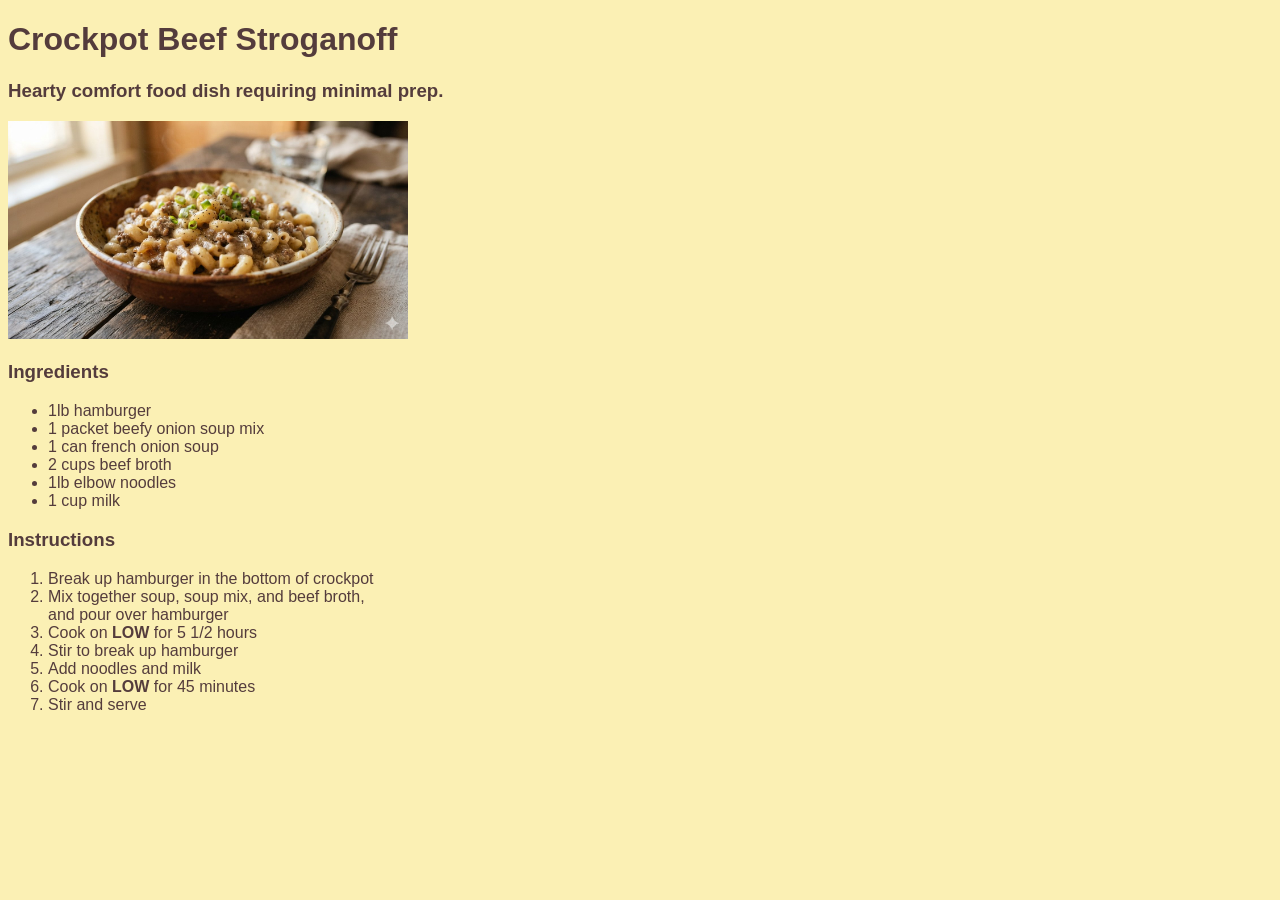
<file: Crockpot-Beef-Stroganoff/index.html>
<!DOCTYPE html>
<html lang="en">
<head>  
    <meta charset="UTF-8">
    <meta name="viewport" content="width=device-width, initial-scale=1.0">
    <title>Crockpot Beef Stroganoff</title>
    <link rel="stylesheet" href="styles.css">  
</head>
<body>
    <h1>Crockpot Beef Stroganoff</h1>
    <h3>Hearty comfort food dish requiring minimal prep.</h3>
    <img src="Stroganoff.jpg" alt="A plate of Crockpot Beef Stroganoff" width="400">
    <h3>Ingredients</h3>
    <ul>
        <li>1lb hamburger</li>
<li>1 packet beefy onion soup mix</li>
<li>1 can french onion soup</li>
<li>2 cups beef broth</li>
<li>1lb elbow noodles</li>
<li>1 cup milk</li>
</ul>
<h3>Instructions</h3>
<ol>
<li>Break up hamburger in the bottom of crockpot</li>
<li>Mix together soup, soup mix, and beef broth, <br>and pour over hamburger</li>
<li>Cook on <b>LOW</b> for 5 1/2 hours</li>
<li>Stir to break up hamburger</li>
<li>Add noodles and milk</li>
<li>Cook on <b>LOW</b> for 45 minutes</li>
<li>Stir and serve</li>
</ol>
</body>
</html>
</file>
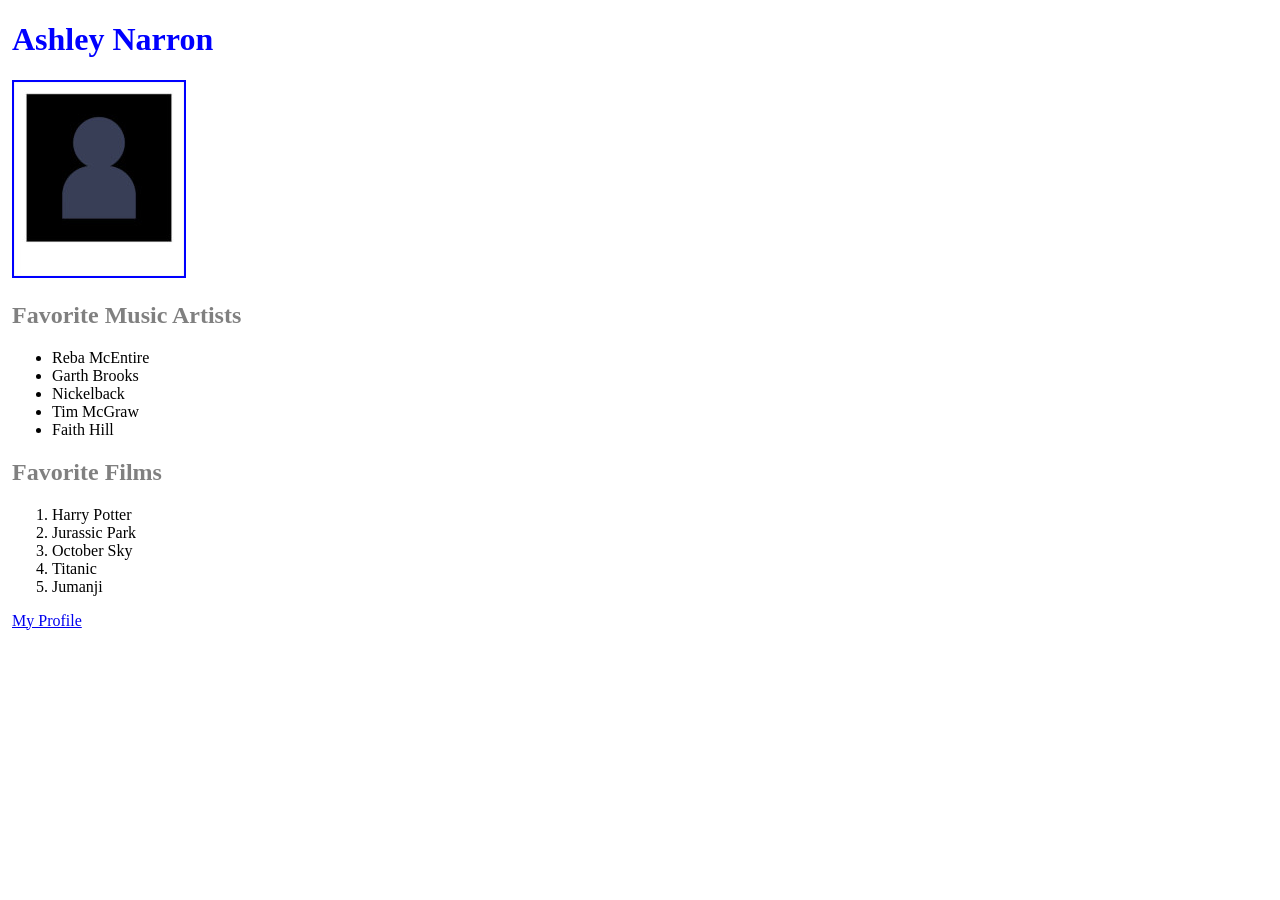
<file: Project-1/index.html>
<!DOCTYPE html>
<html>
    <head>
        <title>Ashley Narron</title>
        <link rel="stylesheet" href="styles.css">
    </head>
    <body>
<div>
    <h1>Ashley Narron</h1>
</div>
<div>
    <img src="photo.jpg" id="photo" alt="My Photo">
</div>
<div>
    <h2>Favorite Music Artists</h2>
    <ul>
        <li>Reba McEntire</li>
        <li>Garth Brooks</li>
        <li>Nickelback</li>
        <li>Tim McGraw</li>
        <li>Faith Hill</li>
    </ul>
</div>
<div>
    <h2>Favorite Films</h2>
    <ol>
        <li>Harry Potter</li>
        <li>Jurassic Park</li>
        <li>October Sky</li>
        <li>Titanic</li>
        <li>Jumanji</li>
    </ol>
</div>
<div>
    <a href="https://www.meta.com" target="_blank">My Profile</a>
</div>
    </body>
</html>
</file>
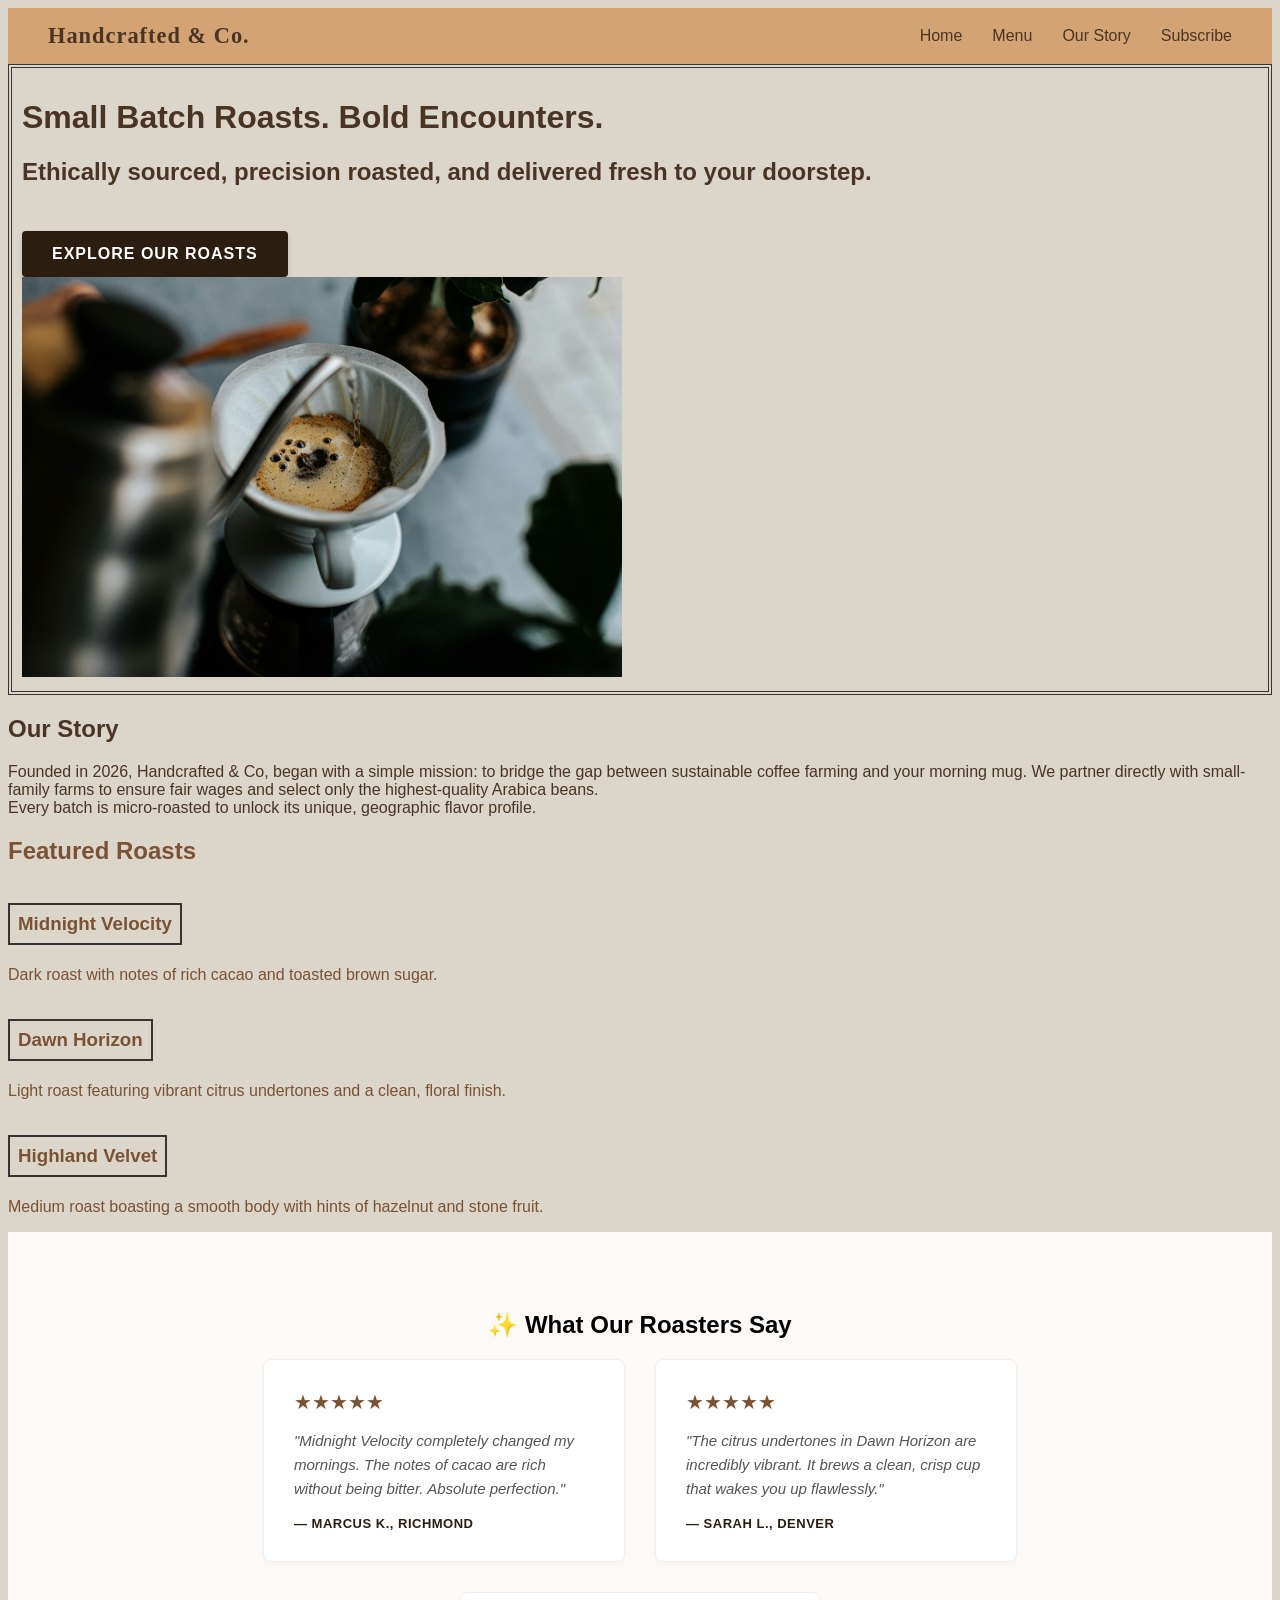
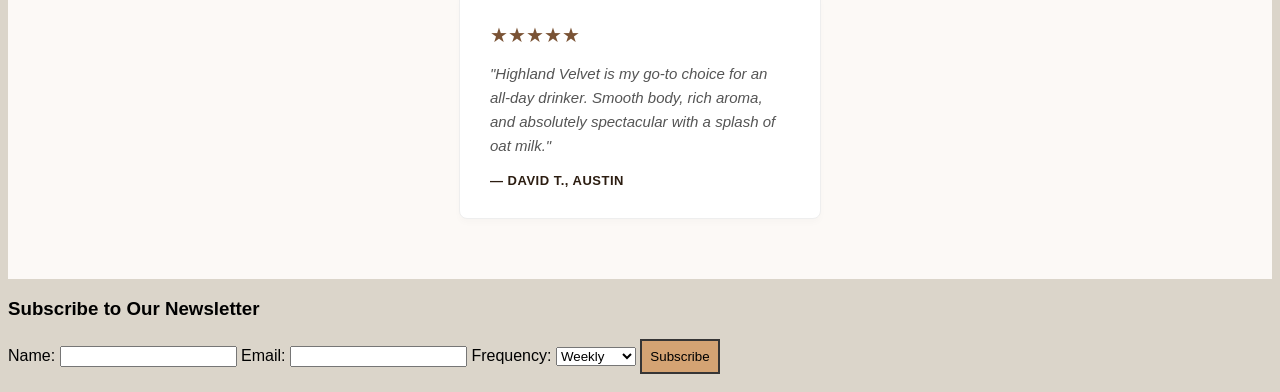
<file: Project-3/index.html>
<!DOCTYPE html>
<html lang="en">
<head>
    <meta charset="UTF-8">
    <meta name="viewport" content="width=device-width, initial-scale=1.0">
    <title>Handcrafted & Co. Coffee Roasters</title>
    <link rel="stylesheet" href="style.css">
</head>
<body>
  <nav class="navbar">
    <div class="nav-brand">Handcrafted & Co.</div>
    <ul class="nav-links">
        <li><a href="#home">Home</a></li>
        <li><a href="#featured-roasts">Menu</a></li>
        <li><a href="#story">Our Story</a></li>
        <li><a href="#subscribe">Subscribe</a></li>
    </ul>
</nav>
<main>
    <h1>Small Batch Roasts. Bold Encounters.</h1>
    <h2>Ethically sourced, precision roasted, and delivered fresh to your doorstep.</h2>
    <a href="#featured-roasts" class="cta-btn">Explore Our Roasts</a>
    <br><img src="photo.jpg" alt="A cup of coffee being poured" width="600">
</main>
<section id="one">
    <h2 id="story">Our Story</h2>
    <p>Founded in 2026, Handcrafted & Co, began with a simple mission: to bridge the gap between sustainable coffee farming and your morning mug. We partner directly with small-family farms to ensure fair wages and select only the highest-quality Arabica beans.
        <br>Every batch is micro-roasted to unlock its unique, geographic flavor profile.</p>
</section>
<section id="two">
  <div class="container">
    <div class="row">
      <div class="col-12 col-lg-6">
        <h2 id="featured-roasts">Featured Roasts</h2>
        <h3>Midnight Velocity</h3>
        <p>Dark roast with notes of rich cacao and toasted brown sugar.</p>
        <h3>Dawn Horizon</h3>
        <p>Light roast featuring vibrant citrus undertones and a clean, floral finish.</p>
        <h3>Highland Velvet</h3>
        <p>Medium roast boasting a smooth body with hints of hazelnut and stone fruit.</p>
      </div>
    </div>
  </div>  
</section>
<section class="testimonials-section">
  <h2 class="section-title">✨ What Our Roasters Say</h2>
  <div class="testimonials-grid">
    <div class="testimonial-card">
      <p class="rating-stars">★★★★★</p>
      <p class="testimonial-text">
        "Midnight Velocity completely changed my mornings. The notes of cacao are rich without being bitter. Absolute perfection."
      </p>
      <h4 class="customer-name">— Marcus K., Richmond</h4>
    </div>
    <div class="testimonial-card">
      <p class="rating-stars">★★★★★</p>
      <p class="testimonial-text">
        "The citrus undertones in Dawn Horizon are incredibly vibrant. It brews a clean, crisp cup that wakes you up flawlessly."
      </p>
      <h4 class="customer-name">— Sarah L., Denver</h4>
    </div>
    <div class="testimonial-card">
      <p class="rating-stars">★★★★★</p>
      <p class="testimonial-text">
        "Highland Velvet is my go-to choice for an all-day drinker. Smooth body, rich aroma, and absolutely spectacular with a splash of oat milk."
      </p>
      <h4 class="customer-name">— David T., Austin</h4>
    </div>

  </div>
</section>

<section id="three">
  <h3 id="subscribe">Subscribe to Our Newsletter</h3>
<form action="https://api.web3forms.com/submit" method="POST">
  <input type="hidden" name="access_key" value="17242bce-6e44-42c4-bfd2-3a83e290c84c">
  <label for="name">Name:</label>
  <input type="text" id="name" name="Customer Name" required>
  <label for="email">Email:</label>
  <input type="email" id="email" name="Customer Email" required>
  <label for="frequency">Frequency:</label>
  <select id="frequency" name="Delivery Preference">
    <option value="Weekly">Weekly</option>
    <option value="Bi-weekly">Bi-weekly</option>
    <option value="Monthly">Monthly</option>
  </select>
  <button type="submit">Subscribe</button>

</form>

</section>
</body>
</html>
</file>
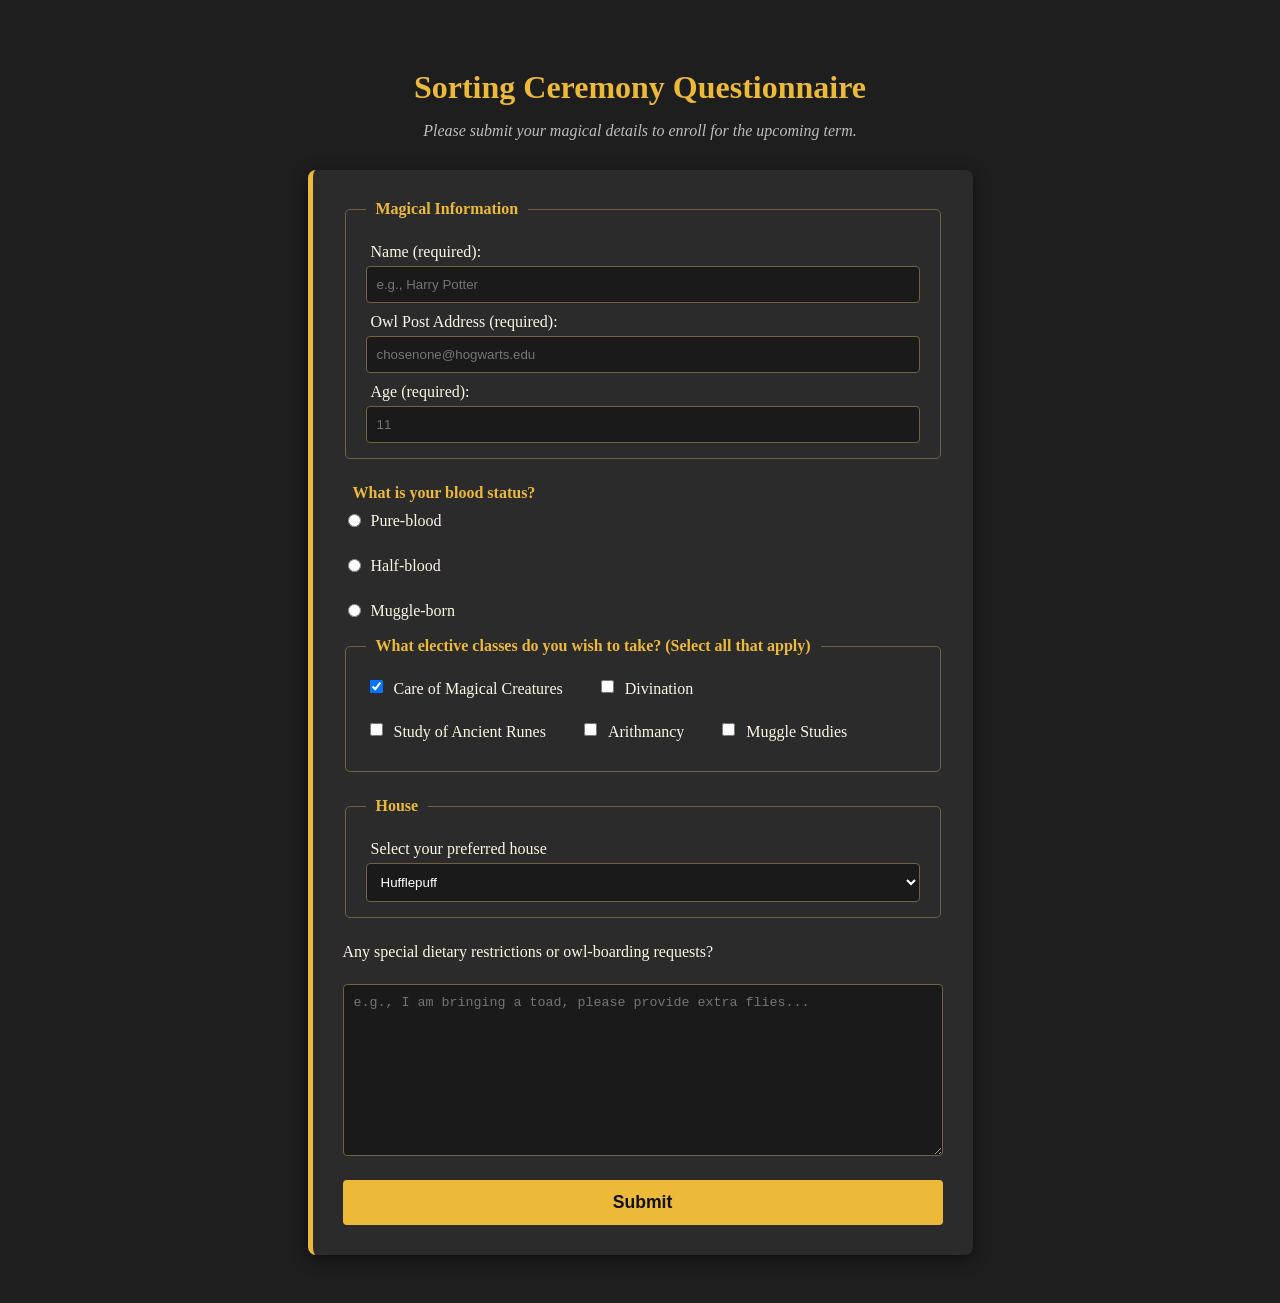
<file: Project-4/index.html>
<!DOCTYPE html>
<html lang="en">
  <head>
    <meta charset="UTF-8" />
    <title>Sorting Ceremony Questionnaire</title>
    <link rel="stylesheet" href="style.css" />
    <meta name="viewport" content="width=device-width, initial-scale=1.0" />
  </head>

  <body>
    <header>
      <h1 id="title">Sorting Ceremony Questionnaire</h1>
      <p id="description">
        Please submit your magical details to enroll for the upcoming term.
      </p>
    </header>
    <main>
      <form id="survey-form" action="https://api.web3forms.com/submit" method="POST">
  <input type="hidden" name="access_key" value="02f478b0-666a-4a09-bc2f-85407a30c4b7">
        <input type="hidden" name="redirect" value="https://narrondev.studio">
        <fieldset>
          <legend>Magical Information</legend>
          <label for="name" id="name-label">Name (required):</label>
          <input type="text" id="name" name="name" placeholder="e.g., Harry Potter" required size="20">

          <label for="email" id="email-label">Owl Post Address (required):</label>
          <input
            placeholder="chosenone@hogwarts.edu"
            required
            id="email"
            type="email"
            name="email"
            size="20"
          />
          <label for="number" id="number-label">Age (required):</label>
          <input type="number" name="number" id="number" min="11" max="17" placeholder="11" />
        </fieldset>

        <div>
          <legend>What is your blood status?</legend>
          <div class="radio-option">
          <input id="pure-blood" type="radio" name="blood-status" value="pure-blood" />
          <label for="pure-blood">Pure-blood</label>
          </div>
          <div class="radio-option">
          <input id="half-blood" type="radio" name="blood-status" value="half-blood" />
          <label for="half-blood">Half-blood</label>
          </div>
          <div class="radio-option">
          <input id="muggle-born" type="radio" name="blood-status" value="muggle-born" />
          <label for="muggle-born">Muggle-born</label>
        </div>
        </fieldset>

        <fieldset>
          <legend>
            What elective classes do you wish to take? (Select all that apply)
          </legend>
<span class="choice-group">
          <input checked type="checkbox" id="care-of-magical-creatures" name="choice" value="care-of-magical-creatures" />
          <label for="care-of-magical-creatures">Care of Magical Creatures</label>
</span>
          <span class="choice-group">
          <input type="checkbox" id="divination" name="choice" value="divination" />
          <label for="divination">Divination</label>
</span>
          <span class="choice-group">
          <input type="checkbox" id="study-of-ancient-runes" name="choice" value="study-of-ancient-runes" />
          <label for="study-of-ancient-runes">Study of Ancient Runes</label>
</span>
          <span class="choice-group">
          <input type="checkbox" id="arithmancy" name="choice" value="arithmancy" />
          <label for="arithmancy">Arithmancy</label>
</span>         
          <span class="choice-group">
          <input type="checkbox" id="muggle-studies" name="choice" value="muggle-studies" />
          <label for="muggle-studies">Muggle Studies</label>
</span>
        </fieldset>

        <fieldset>
          <legend>House</legend>

          <label for="dropdown">Select your preferred house</label>

          <select name="house" id="dropdown">
            <option value="gryffindor">Gryffindor</option>
            <option selected value="hufflepuff">Hufflepuff</option>
            <option value="slytherin">Slytherin</option>
            <option value="ravenclaw">Ravenclaw</option>
            <option value="undecided">Undecided</option>
          </select>
        </fieldset>

        <label for="comments">Any special dietary restrictions or owl-boarding requests?</label>
        <br><textarea cols="30" rows="10" name="comments" id="comments" placeholder="e.g., I am bringing a toad, please provide extra flies..."></textarea>

        <br><button type="submit" id="submit">Submit</button>
      </form>
    </main>
  </body>
</html>
</file>
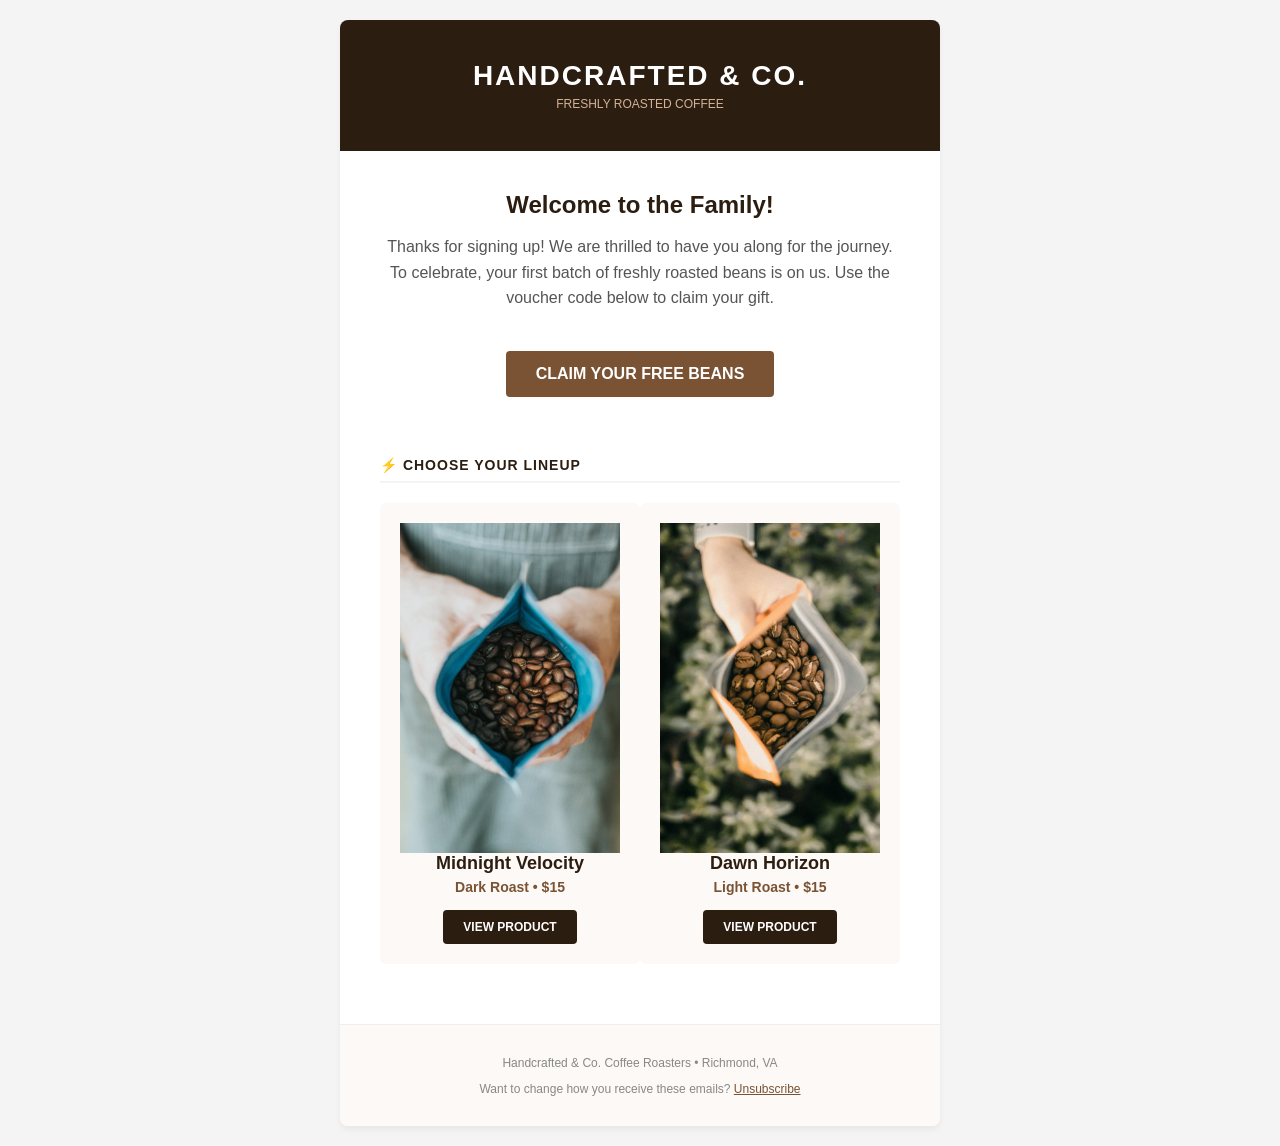
<file: Project-5/index.html>
<!DOCTYPE html>
<html lang="en">
<head>
  <meta charset="UTF-8">
  <meta name="viewport" content="width=device-width, initial-scale=1.0">
  <style>
  @media screen and (max-width: 600px) {
    .container {
      width: 100% !important;
    }
    .mobile-stack {
      display: block !important;
      width: 100% !important;
      float: none !important;
    }
  }
</style>

  <title>Welcome to Handcrafted & Co.</title>
</head>
<body style="margin: 0; padding: 0; background-color: #f4f4f4; font-family: Arial, sans-serif;">

  <!-- Outer container table to center the email -->
  <table role="presentation" class="container" width="100%" cellspacing="0" cellpadding="0" border="0" style="background-color: #f4f4f4;">
    <tr>
      <td align="center" style="padding: 20px 0;">
        
        <!-- Main Email Body (Locked to 600px) -->
        <table role="presentation" class="container" width="600" cellspacing="0" cellpadding="0" border="0" style="background-color: #ffffff; border-radius: 8px; overflow: hidden; box-shadow: 0 4px 6px rgba(0,0,0,0.05);">
          
          <!-- HEADER: Brand Logo Space -->
          <tr>
            <td align="center" style="background-color: #2c1d11; padding: 40px 20px;">
              <h1 style="margin: 0; color: #ffffff; font-size: 28px; letter-spacing: 2px;">HANDCRAFTED & CO.</h1>
              <p style="margin: 5px 0 0 0; color: #d4b296; font-size: 12px; text-transform: uppercase;">Freshly Roasted Coffee</p>
            </td>
          </tr>

          <!-- HERO IMAGE / INTRO -->
          <tr>
            <td style="padding: 40px 40px 20px 40px; text-align: center;">
              <h2 style="margin: 0 0 15px 0; color: #2c1d11; font-size: 24px;">Welcome to the Family!</h2>
              <p style="margin: 0; color: #555555; font-size: 16px; line-height: 1.6;">
                Thanks for signing up! We are thrilled to have you along for the journey. To celebrate, your first batch of freshly roasted beans is on us. Use the voucher code below to claim your gift.
              </p>
            </td>
          </tr>

          <!-- CALL TO ACTION (CTA) BUTTON -->
          <tr>
            <td align="center" style="padding: 20px 40px 40px 40px;">
              <table role="presentation" class="container" cellspacing="0" cellpadding="0" border="0">
                <tr>
                  <!-- Bulletproof Button Pattern -->
                  <td align="center" bgcolor="#7a5335" style="border-radius: 4px;">
                    <a href="https://github.io" target="_blank" style="display: inline-block; padding: 14px 30px; font-size: 16px; color: #ffffff; text-decoration: none; font-weight: bold; text-transform: uppercase;">
                      Claim Your Free Beans
                    </a>
                  </td>
                </tr>
              </table>
            </td>
          </tr>
          <!-- TWO COLUMN FEATURED BLENDS SECTION -->
<tr>
  <td style="padding: 20px 40px 40px 40px; background-color: #ffffff;">
    
    <!-- Section Title -->
    <h3 style="margin: 0 0 20px 0; color: #2c1d11; font-size: 14px; letter-spacing: 1px; text-transform: uppercase; font-family: Arial, sans-serif; border-bottom: 2px solid #f4f4f4; padding-bottom: 8px;">
      ⚡ Choose Your Lineup
    </h3>

    <!-- LEFT CARD (Width 260px) -->
    <table role="presentation" class="mobile-stack" width="260" cellspacing="0" cellpadding="0" border="0" align="left" style="margin-bottom: 20px;">
      <tr>
        <td style="background-color: #fcf9f6; padding: 20px; border-radius: 6px; text-align: center; font-family: Arial, sans-serif;">
          <!-- Placeholder Image Box -->
          <img src="https://anarron-dev.github.io/Sample-Projects/Project-5/midnight.jpg" width="220" style="display: block; max-width: 220px; height: auto;" />

          
          <h4 style="margin: 0 0 5px 0; color: #2c1d11; font-size: 18px;">Midnight Velocity</h4>
          <p style="margin: 0 0 15px 0; color: #7a5335; font-size: 14px; font-weight: bold;">Dark Roast • $15</p>
          
          <!-- Card Action Link -->
          <a href="#" style="color: #ffffff; background-color: #2c1d11; display: inline-block; padding: 10px 20px; text-decoration: none; font-size: 12px; font-weight: bold; border-radius: 4px; text-transform: uppercase;">View Product</a>
        </td>
      </tr>
    </table>

    <!-- RIGHT CARD (Width 260px) -->
    <table role="presentation" class="mobile-stack" width="260" cellspacing="0" cellpadding="0" border="0" align="right" style="margin-bottom: 20px;">
      <tr>
        <td style="background-color: #fcf9f6; padding: 20px; border-radius: 6px; text-align: center; font-family: Arial, sans-serif;">
          <!-- Placeholder Image Box -->
          <img src="https://anarron-dev.github.io/Sample-Projects/Project-5/dawn.jpg" width="220" style="display: block; max-width: 220px; height: auto;" />
          
          <h4 style="margin: 0 0 5px 0; color: #2c1d11; font-size: 18px;">Dawn Horizon</h4>
          <p style="margin: 0 0 15px 0; color: #7a5335; font-size: 14px; font-weight: bold;">Light Roast • $15</p>
          
          <!-- Card Action Link -->
          <a href="#" style="color: #ffffff; background-color: #2c1d11; display: inline-block; padding: 10px 20px; text-decoration: none; font-size: 12px; font-weight: bold; border-radius: 4px; text-transform: uppercase;">View Product</a>
        </td>
      </tr>
    </table>

  </td>
</tr>


          <!-- FOOTER -->
          <tr>
            <td align="center" style="background-color: #fcf9f6; padding: 30px 40px; border-top: 1px solid #eeeeee;">
              <p style="margin: 0 0 10px 0; color: #888888; font-size: 12px; line-height: 1.4;">
                Handcrafted & Co. Coffee Roasters • Richmond, VA
              </p>
              <p style="margin: 0; color: #888888; font-size: 12px;">
                Want to change how you receive these emails? <a href="#" style="color: #7a5335; text-decoration: underline;">Unsubscribe</a>
              </p>
            </td>
          </tr>

        </table><!-- /Main Email Body -->

      </td>
    </tr>
  </table>

</body>
</html>
</file>
<file: Crockpot-Beef-Stroganoff/styles.css>
img {
    max-width: 100%;
    height: auto;
}
body {
  background-color: rgb(251, 240, 180);
  font-family: comic sans ms, cursive, sans-serif;
  color: rgb(84, 60, 60);
}
</file>
<file: Project-1/styles.css>
#photo {border: 2px solid blue;}
h1 {color: blue;}
h2 {color: grey;}
div {margin: 4px;}
</file>
<file: Project-3/style.css>
html {
  scroll-behavior: smooth;
}

body {
    font-family:Arial, Georgia, sans-serif;
    background-color: #dbd5ca;
}
#one {
    color: #4a3525;
}
main{
    padding: 10px;
    color: #4a3525;
    border: 4px double #363535;
}
button {
    background-color: #d4a373;
    border: 2px solid #363535;
    padding: 8px;
    margin-bottom: 10px;
}
#two {
    color: #7b5234;
}
.container h3 {
    border: 2px solid #363535;
    padding: 8px;
    display: inline-block;
    margin-bottom: 5px;
}
img {
    max-width: 100%;
    height: auto;
}
.navbar {
    display: flex;
    justify-content: space-between; 
    align-items: center;            
    background-color: #d4a373;      
    padding: 15px 40px;            
    position: sticky;
    top: 0;
    z-index: 1000;                  
}
.nav-brand {
    color: #4a3525;                 
    font-family: Georgia, serif;    
    font-size: 1.4rem;
    font-weight: bold;
    letter-spacing: 1px;
}
.nav-links {
    display: flex;                 
    list-style: none;             
    margin: 0;
    padding: 0;
    gap: 30px;                     
}
.nav-links a {
    color: #4a3525;                 
    text-decoration: none;          
    font-family: Arial, sans-serif; 
    font-size: 1rem;
    font-weight: 500;
    transition: color 0.3s ease;    
}
.nav-links a:hover {
    color: #130a00; 
    text-decoration: underline;     
}
@media screen and (max-width: 768px) {
    .navbar {
        flex-direction: column;   
        gap: 15px;                 
        padding: 15px 20px;         
        text-align: center;
    }
    .nav-links {
        flex-direction: row;      
        flex-wrap: wrap;          
        justify-content: center;    
        gap: 15px;                  
    }
}
/* --- Testimonials Section Styling --- */
.testimonials-section {
  padding: 60px 20px;
  background-color: #fcf9f6; /* Warm cream accent tone */
  text-align: center;
}

.testimonials-grid {
  display: flex;
  flex-wrap: wrap;
  justify-content: center;
  gap: 30px;
  max-width: 1100px;
  margin: 0 auto;
}

.testimonial-card {
  background-color: #ffffff;
  padding: 30px;
  border-radius: 8px;
  width: 300px;
  box-shadow: 0 4px 6px rgba(0, 0, 0, 0.02);
  border: 1px solid #eeeeee;
  text-align: left;
  /* Smooth scale-up hover animation trick */
  transition: transform 0.2s ease, box-shadow 0.2s ease; 
}

/* Premium Hover Effect */
.testimonial-card:hover {
  transform: translateY(-5px);
  box-shadow: 0 10px 15px rgba(44, 29, 17, 0.05);
}

.rating-stars {
  color: #7a5335; /* Warm roast tone */
  font-size: 20px;
  margin: 0 0 10px 0;
}

.testimonial-text {
  color: #555555;
  font-size: 15px;
  line-height: 1.6;
  font-style: italic;
  margin-bottom: 15px;
}

.customer-name {
  color: #2c1d11; /* Dark espresso primary tone */
  margin: 0;
  font-size: 13px;
  text-transform: uppercase;
  letter-spacing: 0.5px;
}

/* Responsive breakpoint for small mobile views */
@media screen and (max-width: 768px) {
  .testimonial-card {
    width: 100%; /* Stretch full width cleanly on smartphones */
    max-width: 400px;
  }
}
/* --- Main Hero Button Styling --- */
.cta-btn {
  display: inline-block;
  background-color: #2c1d11; /* Dark espresso color */
  color: #ffffff;
  padding: 14px 30px;
  font-size: 16px;
  font-weight: bold;
  text-decoration: none;
  text-transform: uppercase;
  letter-spacing: 1px;
  border-radius: 4px;
  margin-top: 25px;
  box-shadow: 0 4px 6px rgba(44, 29, 17, 0.1);
  transition: background-color 0.2s ease, transform 0.2s ease;
}

/* Hero Button Interactive States */
.cta-btn:hover {
  background-color: #7a5335; /* Warm roast hover color */
  transform: translateY(-2px);
}

.cta-btn:active {
  transform: translateY(0);
}
</file>
<file: Project-4/style.css>
/* 🦡 Hufflepuff Theme Base */
body {
  background-color: #1e1e1e; /* Deep charcoal black */
  color: #fcf6e3;            /* Soft cream parchment text */
  font-family: 'Georgia', 'Times New Roman', serif;
  padding: 40px 20px;
}

/* Centers the form and gives it a cozy background */
#survey-form {
  background-color: #2b2b2b; /* Slightly lighter charcoal container */
  max-width: 600px;
  margin: 0 auto;
  padding: 30px;
  border-radius: 8px;
  box-shadow: 0 4px 15px rgba(0, 0, 0, 0.5);
  border-left: 5px solid #ecb939; /* Distinct Hufflepuff Yellow accent border */
}

/* Headers */
h1 {
  color: #ecb939; /* Canary Yellow */
  text-align: center;
  margin-bottom: 5px;
}

#description {
  text-align: center;
  color: #bebebe;
  font-style: italic;
  margin-bottom: 30px;
}

/* Earthy borders for your magical information boxes */
fieldset {
  margin-bottom: 25px;
  border: 1px solid #726240; /* Muted earth/bronze border */
  border-radius: 5px;
  padding: 15px 20px;
}

legend {
  color: #ecb939;
  font-weight: bold;
  padding: 0 10px;
}

/* Blocks layout for inputs and labels */
label {
  display: block;
  margin-top: 10px;
  margin-bottom: 5px;
}

/* Radio and Checkbox text shouldn't be on a new line */
fieldset label {
  display: inline-block;
  margin-left: 5px;
  margin-right: 15px;
}

/* Dark-mode styled form fields */
input[type="text"],
input[type="email"],
input[type="number"],
select,
textarea {
  width: 100%;
  padding: 10px;
  background-color: #1a1a1a;
  border: 1px solid #726240;
  color: #fff;
  border-radius: 4px;
  box-sizing: border-box; /* Ensures padding doesn't break full width */
}

/* Changes input borders when you click into them */
input:focus, select:focus, textarea:focus {
  outline: none;
  border-color: #ecb939;
  box-shadow: 0 0 5px rgba(236, 185, 57, 0.5);
}

/* 💛 The Hufflepuff Submit Button */
button {
  display: block;
  width: 100%;
  background-color: #ecb939; /* Yellow base */
  color: #111111;            /* Crisp black text */
  font-size: 1.1rem;
  font-weight: bold;
  border: none;
  border-radius: 4px;
  padding: 12px;
  cursor: pointer;
  transition: background-color 0.2s ease;
  margin-top: 20px;
}
button:hover {
  background-color: #fcd05a; 
}
/* Container for each radio + text pair */
.radio-option {
  display: flex;
  align-items: center; /* Vertically centers the dot with the text */
  margin-bottom: 12px;
}

.radio-option input[type="radio"] {
  flex-shrink: 0;      /* Prevents the radio circle from getting squished */
  margin-right: 10px;
}

.choice-group {
  display: inline-flex;
  align-items: center;
  white-space: nowrap; 
  margin-right: 15px;  
  margin-bottom: 10px; 
}
.choice-group input {
  margin-right: 6px;
}
</file>
